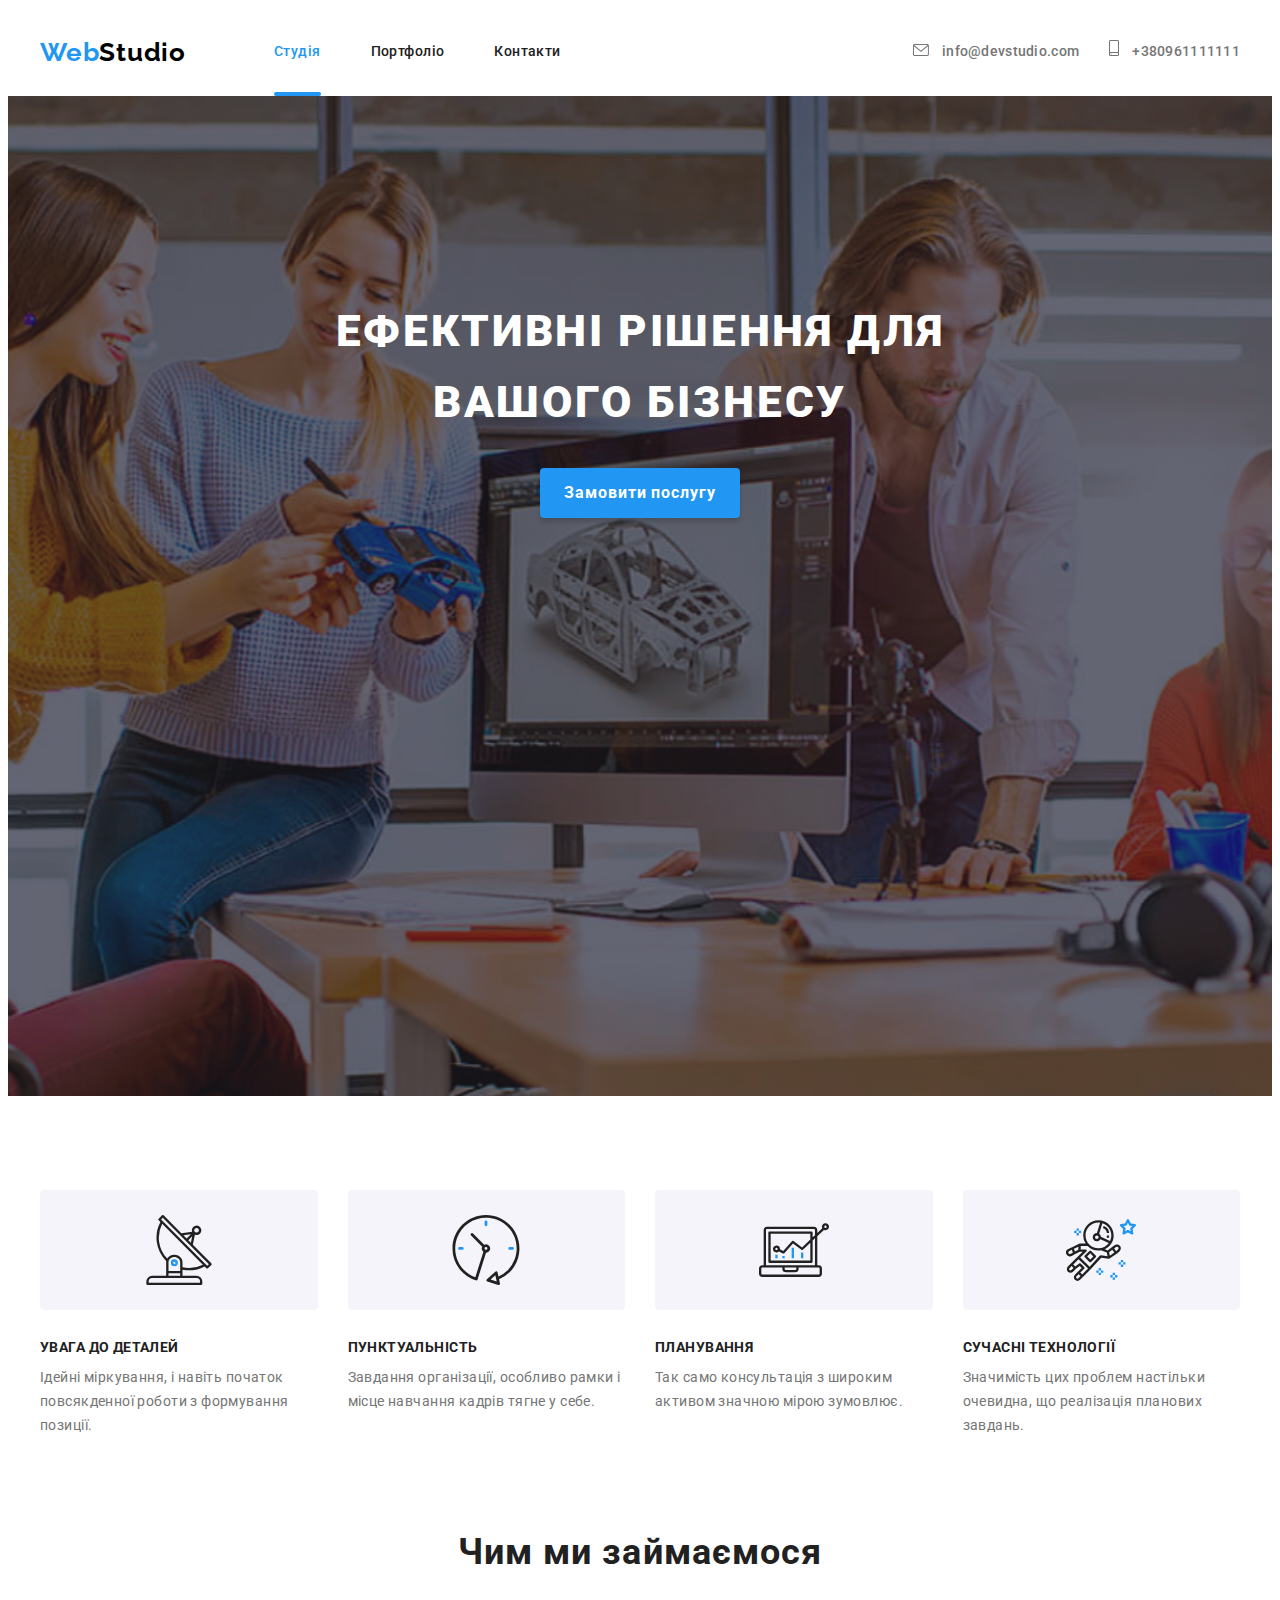
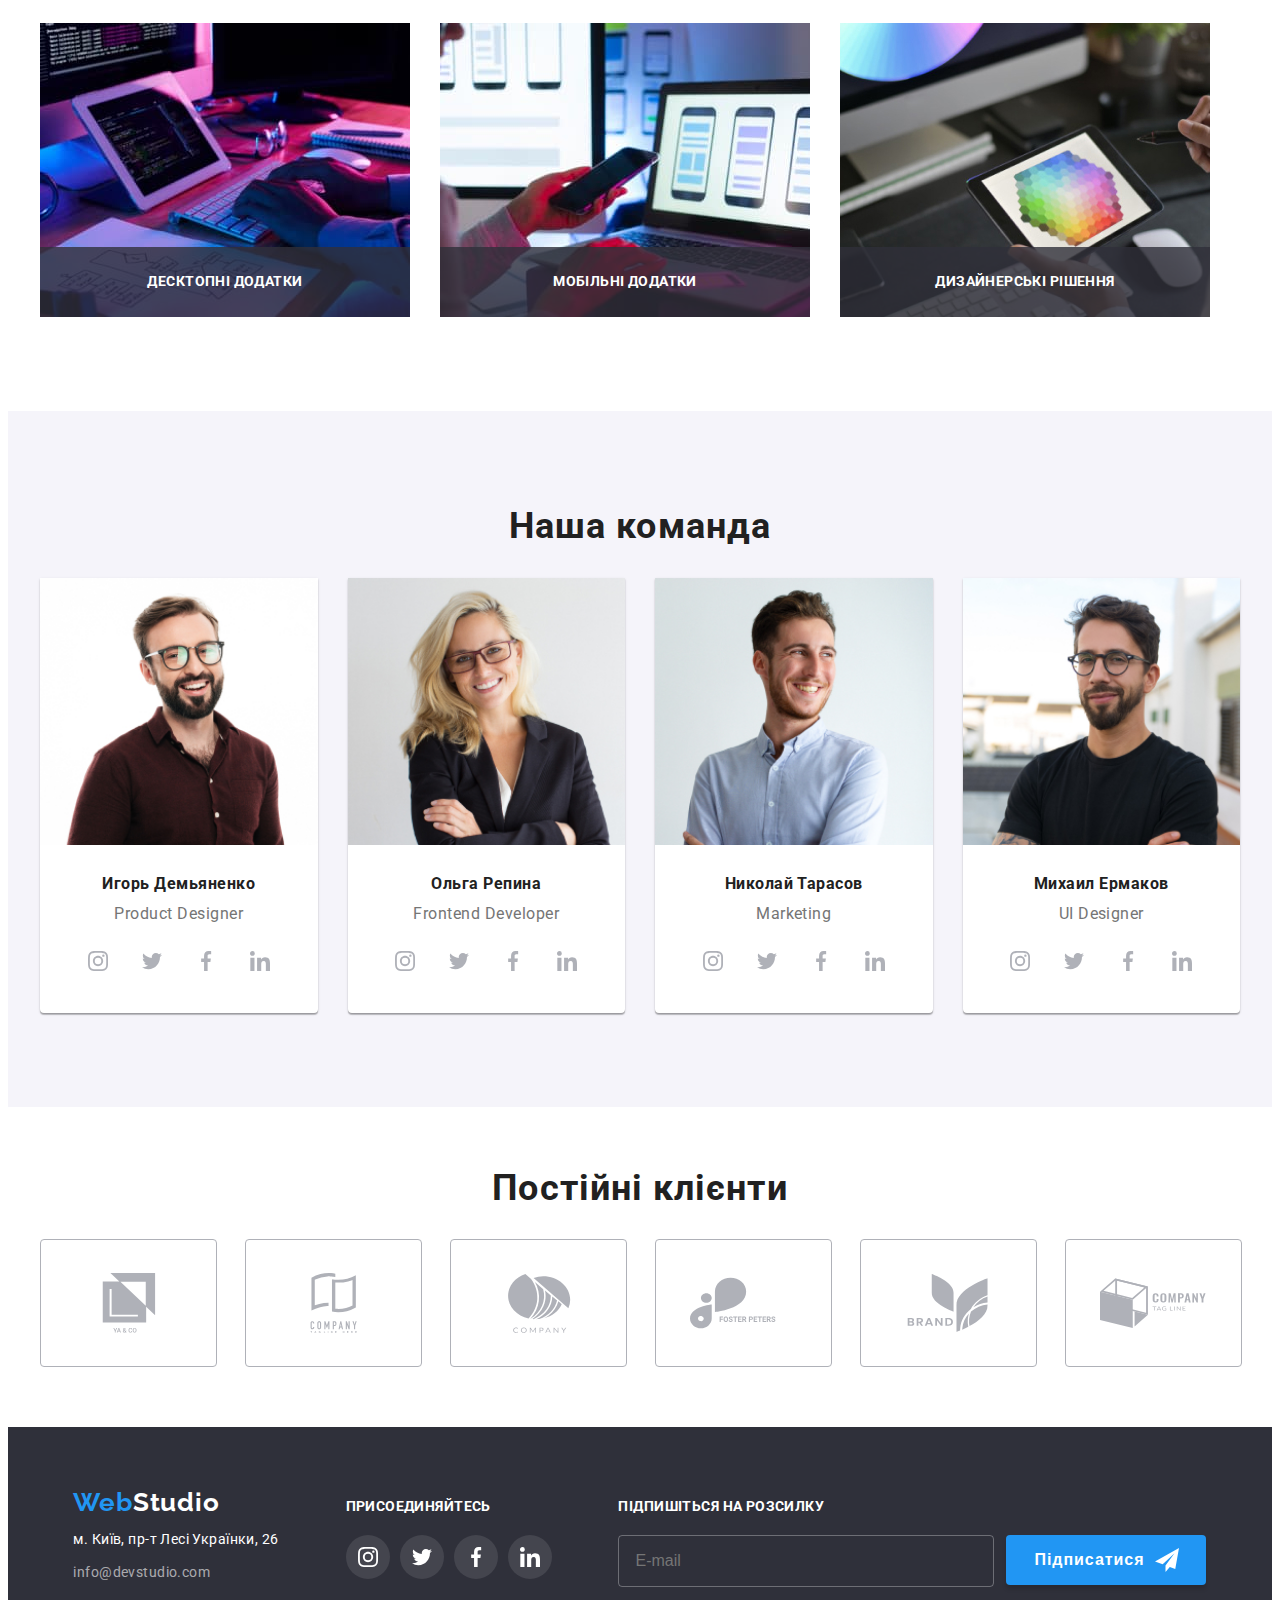
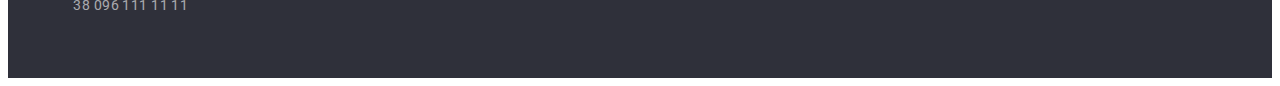
<file: index.html>
<!DOCTYPE html>
<html lang="uk">
  <head>
    <meta charset="UTF-8" />
    <meta http-equiv="X-UA-Compatible" content="IE=edge" />
    <meta name="viewport" content="width=device-width, initial-scale=1.0" />
    <title>Web Studio</title>
    <link rel="preconnect" href="https://fonts.googleapis.com" />
    <link rel="preconnect" href="https://fonts.gstatic.com" crossorigin />
    <link
      href="https://fonts.googleapis.com/css2?family=Raleway:wght@700&family=Roboto:ital,wght@0,100;0,400;0,500;0,700;0,900;1,100&display=swap"
      rel="stylesheet"
    />

    <link
      rel="stylesheet"
      href="https://cdnjs.cloudflare.com/ajax/libs/modern-normalize/1.1.0/modern-normalize.min.css"
      integrity="sha512-wpPYUAdjBVSE4KJnH1VR1HeZfpl1ub8YT/NKx4PuQ5NmX2tKuGu6U/JRp5y+Y8XG2tV+wKQpNHVUX03MfMFn9Q=="
      crossorigin="anonymous"
      referrerpolicy="no-referrer"
    />
    <link rel="stylesheet" href="./css/main.min.css" />
  </head>
  <body>
    <header class="header">
      <div class="container header-wrap">
        <a href="./index.html" class="logo"
          >Web<span class="logo__accent">Studio</span></a
        >
        <button
          type="button"
          class="menu-button"
          aria-expanded="false"
          aria-controls="mobile-backdrop"
          data-menu-button
        >
          <svg
            width="40px"
            height="40px"
            aria-label="Перемикач мобільного меню"
          >
            <use
              class="icon-burger"
              href="./images/icons.svg#icon-burger"
            ></use>
            <use class="icon-close" href="./images/icons.svg#icon-close"></use>
          </svg>
        </button>
        <div class="mobile-backdrop" data-menu>
          <nav class="nav">
            <ul class="nav__list">
              <li class="nav__item">
                <a href="" class="nav__link nav__link--current">Студія</a>
              </li>

              <li class="nav__item">
                <a href="./portfolio.html" class="nav__link">Портфоліо</a>
              </li>

              <li class="nav__item">
                <a href="" class="nav__link">Контакти</a>
              </li>
            </ul>
          </nav>
          <ul class="mobile-contact">
            <li class="contact__item">
              <a class="contact__link mailto" href="mailto:info@devstudio.com">
                info@devstudio.com</a
              >
            </li>
            <li class="contact__item">
              <a class="contact__link telephone" href="tel:+380961111111">
                +380961111111</a
              >
            </li>
          </ul>
          <ul class="social-links">
            <li class="social-links__item">
              <a class="social-links__link" href="#">Instagram</a>
            </li>
            <li class="social-links__item">
              <a class="social-links__link" href="#">Twitter</a>
            </li>
            <li class="social-links__item">
              <a class="social-links__link" href="#">Facebook</a>
            </li>
            <li class="social-links__item">
              <a class="social-links__link" href="#">LinkedIn</a>
            </li>
          </ul>
        </div>
        <ul class="contact">
          <li class="contact__item">
            <a class="contact__link mailto" href="mailto:info@devstudio.com">
              <svg class="contact__icon envelope" aria-hidden="true">
                <use href="./images/icons.svg#icon-envelope"></use>
              </svg>
              info@devstudio.com</a
            >
          </li>
          <li class="contact__item">
            <a class="contact__link telephone" href="tel:+380961111111"
              ><svg class="contact__icon smartphone" aria-hidden="true">
                <use href="./images/icons.svg#icon-smartphone"></use>
              </svg>
              +380961111111</a
            >
          </li>
        </ul>
      </div>
    </header>
    <main>
      <section class="hero">
        <h1 class="hero-title">
          Ефективні рішення для <br />
          вашого бізнесу
        </h1>

        <button class="hero-button" type="button" data-modal-open>
          Замовити послугу
        </button>
      </section>
      <section class="section">
        <div class="container">
          <ul class="feature">
            <li class="feature__list">
              <div class="feature__container">
                <svg class="feature__link">
                  <use href="./images/icons.svg#icon-antenna-1"></use>
                </svg>
              </div>
              <h2 class="feature__title">УВАГА ДО ДЕТАЛЕЙ</h2>
              <p class="feature__text">
                Ідейні міркування, і навіть початок повсякденної роботи з
                формування позиції.
              </p>
            </li>
            <li class="feature__list">
              <div class="feature__container">
                <svg class="feature__link">
                  <use href="./images/icons.svg#icon-clock-1"></use>
                </svg>
              </div>
              <h2 class="feature__title">ПУНКТУАЛЬНІСТЬ</h2>
              <p class="feature__text">
                Завдання організації, особливо рамки і місце навчання кадрів
                тягне у себе.
              </p>
            </li>
            <li class="feature__list">
              <div class="feature__container">
                <svg class="feature__link">
                  <use href="./images/icons.svg#icon-diagram-1"></use>
                </svg>
              </div>
              <h2 class="feature__title">ПЛАНУВАННЯ</h2>
              <p class="feature__text">
                Так само консультація з широким активом значною мірою зумовлює.
              </p>
            </li>
            <li class="feature__list">
              <div class="feature__container">
                <svg class="feature__link">
                  <use href="./images/icons.svg#icon-astronaut-1"></use>
                </svg>
              </div>
              <h2 class="feature__title">СУЧАСНІ ТЕХНОЛОГІЇ</h2>
              <p class="feature__text">
                Значимість цих проблем настільки очевидна, що реалізація
                планових завдань.
              </p>
            </li>
          </ul>
        </div>
      </section>
      <section class="about section">
        <div class="container">
          <h2 class="about__title">Чим ми займаємося</h2>
          <ul class="about__list">
            <li class="about__item">
              <img
                srcset="
                  ./images/box/computer-work.jpg   1x,
                  ./images/box/computer-work2x.jpg 2x
                "
                src="./images/box/computer-work.jpg"
                alt="работает за компьютером"
                width="370"
                height="294"
              />

              <p class="about__text">Десктопні додатки</p>
            </li>
            <li class="about__item">
              <img
                srcset="
                  ./images/box/telephone-work.jpg   1x,
                  ./images/box/telephone-work2x.jpg 2x
                "
                src="./images/box/telephone-work.jpg"
                alt="работает на телефоне"
                width="370"
                height="294"
              />
              <p class="about__text">Мобільні додатки</p>
            </li>
            <li class="about__item">
              <img
                srcset="
                  ./images/box/tablet-work.jpg   1x,
                  ./images/box/tablet-work2x.jpg 2x
                "
                src="./images/box/tablet-work.jpg"
                alt="работает на планшете"
                width="370"
                height="294"
              />
              <p class="about__text">Дизайнерські рішення</p>
            </li>
          </ul>
        </div>
      </section>
      <section class="our-team section">
        <div class="container">
          <h2 class="our-team__title">Наша команда</h2>

          <ul class="our-team__img">
            <li class="our-team__residents">
              <picture>
                <source
                  srcset="
                    ./images/team/desktop-igor-img1x.jpg 1x,
                    ./images/team/desktop-igor-img2x.jpg 2x
                  "
                  media="(min-width:1200px)"
                />

                <source
                  srcset="
                    ./images/team/mobile-igor-img1x.jpg 1x,
                    ./images/team/mobile-igor-img2x.jpg 2x
                  "
                  media="(min-width:768px)"
                />

                <source
                  srcset="
                    ./images/team/tablet-igor-img1x.jpg 1x,
                    ./images/team/tablet-igor-img2x.jpg 2x
                  "
                  media="(max-width:767px)"
                />

                <img src="./images/team/img1.jpg" alt="фото" width="270" />
              </picture>
              <div class="our-team__wrapper">
                <h3 class="our-team__names">Игорь Демьяненко</h3>

                <p class="our-team__position">Product Designer</p>
                <div class="social-net">
                  <a class="social-net__link" href="#">
                    <svg class="social-net__icon">
                      <use href="./images/icons.svg#icon-instagram-2"></use>
                    </svg>
                  </a>
                  <a class="social-net__link" href="#">
                    <svg class="social-net__icon">
                      <use href="./images/icons.svg#icon-twitter-1"></use>
                    </svg>
                  </a>
                  <a class="social-net__link" href="#">
                    <svg class="social-net__icon">
                      <use href="./images/icons.svg#icon-facebook-1"></use>
                    </svg>
                  </a>
                  <a class="social-net__link" href="#">
                    <svg class="social-net__icon">
                      <use href="./images/icons.svg#icon-linkedin-1"></use>
                    </svg>
                  </a>
                </div>
              </div>
            </li>
            <li class="our-team__residents">
              <picture>
                <source
                  srcset="
                    ./images/team/desktop-olga-img1x.jpg 1x,
                    ./images/team/desktop-olga-img2x.jpg 2x
                  "
                  media="(min-width:1200px)"
                />
                <source
                  srcset="
                    ./images/team/mobile-olga-img1x.jpg 1x,
                    ./images/team/mobile-olga-img2x.jpg 2x
                  "
                  media="(min-width:768px)"
                />

                <source
                  srcset="
                    ./images/team/tablet-olga-img1x.jpg 1x,
                    ./images/team/tablet-olga-img2x.jpg 2x
                  "
                  media="(max-width:767px)"
                />

                <img src="./images/team/img2.jpg" alt="фото" width="270" />
              </picture>
              <div class="our-team__wrapper">
                <h3 class="our-team__names">Ольга Репина</h3>

                <p class="our-team__position">Frontend Developer</p>
                <div class="social-net">
                  <a class="social-net__link" href="#">
                    <svg class="social-net__icon">
                      <use href="./images/icons.svg#icon-instagram-2"></use>
                    </svg>
                  </a>
                  <a class="social-net__link" href="#">
                    <svg class="social-net__icon">
                      <use href="./images/icons.svg#icon-twitter-1"></use>
                    </svg>
                  </a>
                  <a class="social-net__link" href="#">
                    <svg class="social-net__icon">
                      <use href="./images/icons.svg#icon-facebook-1"></use>
                    </svg>
                  </a>
                  <a class="social-net__link" href="#">
                    <svg class="social-net__icon">
                      <use href="./images/icons.svg#icon-linkedin-1"></use>
                    </svg>
                  </a>
                </div>
              </div>
            </li>
            <li class="our-team__residents">
              <picture>
                <source
                  srcset="
                    ./images/team/desktop-mykola-img1x.jpg 1x,
                    ./images/team/desktop-mykola-img2x.jpg 2x
                  "
                  media="(min-width:1200px)"
                />

                <source
                  srcset="
                    ./images/team/mobile-mykola-img1x.jpg 1x,
                    ./images/team/mobile-mykola-img2x.jpg 2x
                  "
                  media="(min-width:768px)"
                />

                <source
                  srcset="
                    ./images/team/tablet-mykola-img1x.jpg 1x,
                    ./images/team/tablet-mykola-img2x.jpg 2x
                  "
                  media="(max-width:767px)"
                />

                <img src="./images/team/img3.jpg" alt="фото" width="270" />
              </picture>
              <div class="our-team__wrapper">
                <h3 class="our-team__names">Николай Тарасов</h3>

                <p class="our-team__position">Marketing</p>
                <div class="social-net">
                  <a class="social-net__link" href="#">
                    <svg class="social-net__icon">
                      <use href="./images/icons.svg#icon-instagram-2"></use>
                    </svg>
                  </a>
                  <a class="social-net__link" href="#">
                    <svg class="social-net__icon">
                      <use href="./images/icons.svg#icon-twitter-1"></use>
                    </svg>
                  </a>
                  <a class="social-net__link" href="#">
                    <svg class="social-net__icon">
                      <use href="./images/icons.svg#icon-facebook-1"></use>
                    </svg>
                  </a>
                  <a class="social-net__link" href="#">
                    <svg class="social-net__icon">
                      <use href="./images/icons.svg#icon-linkedin-1"></use>
                    </svg>
                  </a>
                </div>
              </div>
            </li>
            <li class="our-team__residents">
              <picture>
                <source
                  srcset="
                    ./images/team/desktop-myhailo-img1x.jpg 1x,
                    ./images/team/desktop-myhailo-img2x.jpg 2x
                  "
                  media="(min-width:1200px)"
                />
                <img src="./images/team/img4.jpg" alt="фото" width="270" />

                <source
                  srcset="
                    ./images/team/tablet-myhailo-img1x.jpg 1x,
                    ./images/team/tablet-myhailo-img2x.jpg 2x
                  "
                  media="(min-width:768px)"
                />

                <source
                  srcset="
                    ./images/team/mobile-myhailo-img1x.jpg 1x,
                    ./images/team/mobile-myhailo-img2x.jpg 2x
                  "
                  media="(max-width:767px)"
                />
              </picture>
              <div class="our-team__wrapper">
                <h3 class="our-team__names">Михаил Ермаков</h3>
                <p class="our-team__position">UI Designer</p>
                <div class="social-net">
                  <a class="social-net__link" href="#">
                    <svg class="social-net__icon">
                      <use href="./images/icons.svg#icon-instagram-2"></use>
                    </svg>
                  </a>
                  <a class="social-net__link" href="#">
                    <svg class="social-net__icon">
                      <use href="./images/icons.svg#icon-twitter-1"></use>
                    </svg>
                  </a>
                  <a class="social-net__link" href="#">
                    <svg class="social-net__icon">
                      <use href="./images/icons.svg#icon-facebook-1"></use>
                    </svg>
                  </a>
                  <a class="social-net__link" href="#">
                    <svg class="social-net__icon">
                      <use href="./images/icons.svg#icon-linkedin-1"></use>
                    </svg>
                  </a>
                </div>
              </div>
            </li>
          </ul>
        </div>
      </section>
      <section class="client section">
        <div class="container">
          <h2 class="client__regular">Постійні клієнти</h2>
          <ul class="client__item">
            <li class="client__list">
              <a class="client__link" href="#">
                <svg class="client__icon">
                  <use href="./images/icons.svg#icon-group"></use>
                </svg>
              </a>
            </li>
            <li class="client__list">
              <a class="client__link" href="#">
                <svg class="client__icon">
                  <use href="./images/icons.svg#icon-group-2"></use>
                </svg>
              </a>
            </li>
            <li class="client__list">
              <a class="client__link" href="#">
                <svg class="client__icon">
                  <use href="./images/icons.svg#icon-group-3"></use>
                </svg>
              </a>
            </li>
            <li class="client__list">
              <a class="client__link" href="#">
                <svg class="client__icon">
                  <use href="./images/icons.svg#icon-group-4"></use>
                </svg>
              </a>
            </li>
            <li class="client__list">
              <a class="client__link" href="#">
                <svg class="client__icon">
                  <use href="./images/icons.svg#icon-group-5"></use>
                </svg>
              </a>
            </li>
            <li class="client__list">
              <a class="client__link" href="#">
                <svg class="client__icon">
                  <use href="./images/icons.svg#icon-group-6"></use>
                </svg>
              </a>
            </li>
          </ul>
        </div>
      </section>
    </main>
    <footer class="footer">
      <div class="container footer__container">
        <div class="footer__address">
          <a href="/" class="footer-logo"
            >Web<span class="footer-logo__accent">Studio</span></a
          >
          <address class="footer__adress">
            м. Київ, пр-т Лесі Українки, 26
          </address>
          <ul class="footer-contacts">
            <li class="footer-contacts__list">
              <a class="footer-contacts__item" href="mailto:info@devstudio.com:"
                >info@devstudio.com</a
              >
            </li>
            <li class="footer-contacts__list">
              <a class="footer-contacts__item" href="tel:+380961111111"
                >38 096 111 11 11</a
              >
            </li>
          </ul>
        </div>
        <div class="invite">
          <h2 class="invite__title">присоединяйтесь</h2>
          <div class="social-footer">
            <a class="social-footer__link" href="#">
              <svg class="social-footer__icon">
                <use href="./images/icons.svg#icon-instagram-2"></use>
              </svg>
            </a>
            <a class="social-footer__link" href="#">
              <svg class="social-footer__icon">
                <use href="./images/icons.svg#icon-twitter-1"></use>
              </svg>
            </a>
            <a class="social-footer__link" href="#">
              <svg class="social-footer__icon">
                <use href="./images/icons.svg#icon-facebook-1"></use>
              </svg>
            </a>
            <a class="social-footer__link" href="#">
              <svg class="social-footer__icon">
                <use href="./images/icons.svg#icon-linkedin-1"></use>
              </svg>
            </a>
          </div>
        </div>
        <div class="subscribe">
          <p class="subscribe__title">Підпишіться на розсилку</p>
          <form class="subscribe__form">
            <label class="visually-hidden" for="mail"></label>
            <input
              class="subscribe__input"
              type="email"
              name="mail"
              id="mail"
              placeholder="E-mail"
            />
            <button class="subscribe__button" type="submit">
              Підписатися<svg class="subscribe__icon">
                <use href="./images/icons.svg#icon-icon-send"></use>
              </svg>
            </button>
          </form>
        </div>
      </div>
    </footer>
    <div class="backdrop is-hidden" data-modal>
      <div class="modal">
        <button class="modal__close-btn" data-modal-close>
          <svg class="modal__icon" aria-hidden="true">
            <use href="./images/icons.svg#icon-close-black"></use>
          </svg>
        </button>
        <h2 class="modal__title">Залиште свої дані, ми вам передзвонимо</h2>
        <form>
          <div class="field-group">
            <label class="field-group__label" for="user-name">Ім'я</label>
            <div class="field-group__container">
              <input
                class="field-group__input"
                type="text"
                name="user-name"
                id="user-name"
              />
              <svg class="field-group__icon">
                <use href="./images/icons.svg#icon-person-black"></use>
              </svg>
            </div>
            <label class="field-group__label" for="tel">Телефон</label>
            <div class="field-group__container">
              <input class="field-group__input" type="tel" id="tel" />
              <svg class="field-group__icon">
                <use href="./images/icons.svg#icon-phone-black"></use>
              </svg>
            </div>
            <label class="field-group__label" for="mail">Пошта</label>
            <div class="field-group__container">
              <input class="field-group__input" type="email" />
              <svg class="field-group__icon">
                <use href="./images/icons.svg#icon-email-black"></use>
              </svg>
            </div>
            <label class="field-group__label" for="comment">Коментар</label>
            <textarea
              id="comment"
              class="field-group__textarea"
              name="comment"
              rows="10"
              placeholder="Введіть текст"
            ></textarea>
            <label class="field-group__policy-label">
              <input
                class="field-group__checkbox visually-hidden"
                type="checkbox"
                name="user-policy"
              />
              <svg class="field-group__check-field">
                <use
                  class="field-group__icon-check"
                  href="./images/icons.svg#icon-vector-5"
                ></use>

                <use
                  class="field-group__icon-checked"
                  href="./images/icons.svg#icon-vector-6"
                ></use>
              </svg>
              <span
                >Погоджуюся з розсилкою та приймаю
                <a class="policy-link" href="#"> Умови договору</a></span
              >
            </label>
            <button class="field-group__send-button" type="submit">
              Відправити
            </button>
          </div>
        </form>
      </div>
    </div>
    <script src="./js/mobile-menu.js"></script>
    <script src="./js/modal.js"></script>
  </body>
</html>
</file>
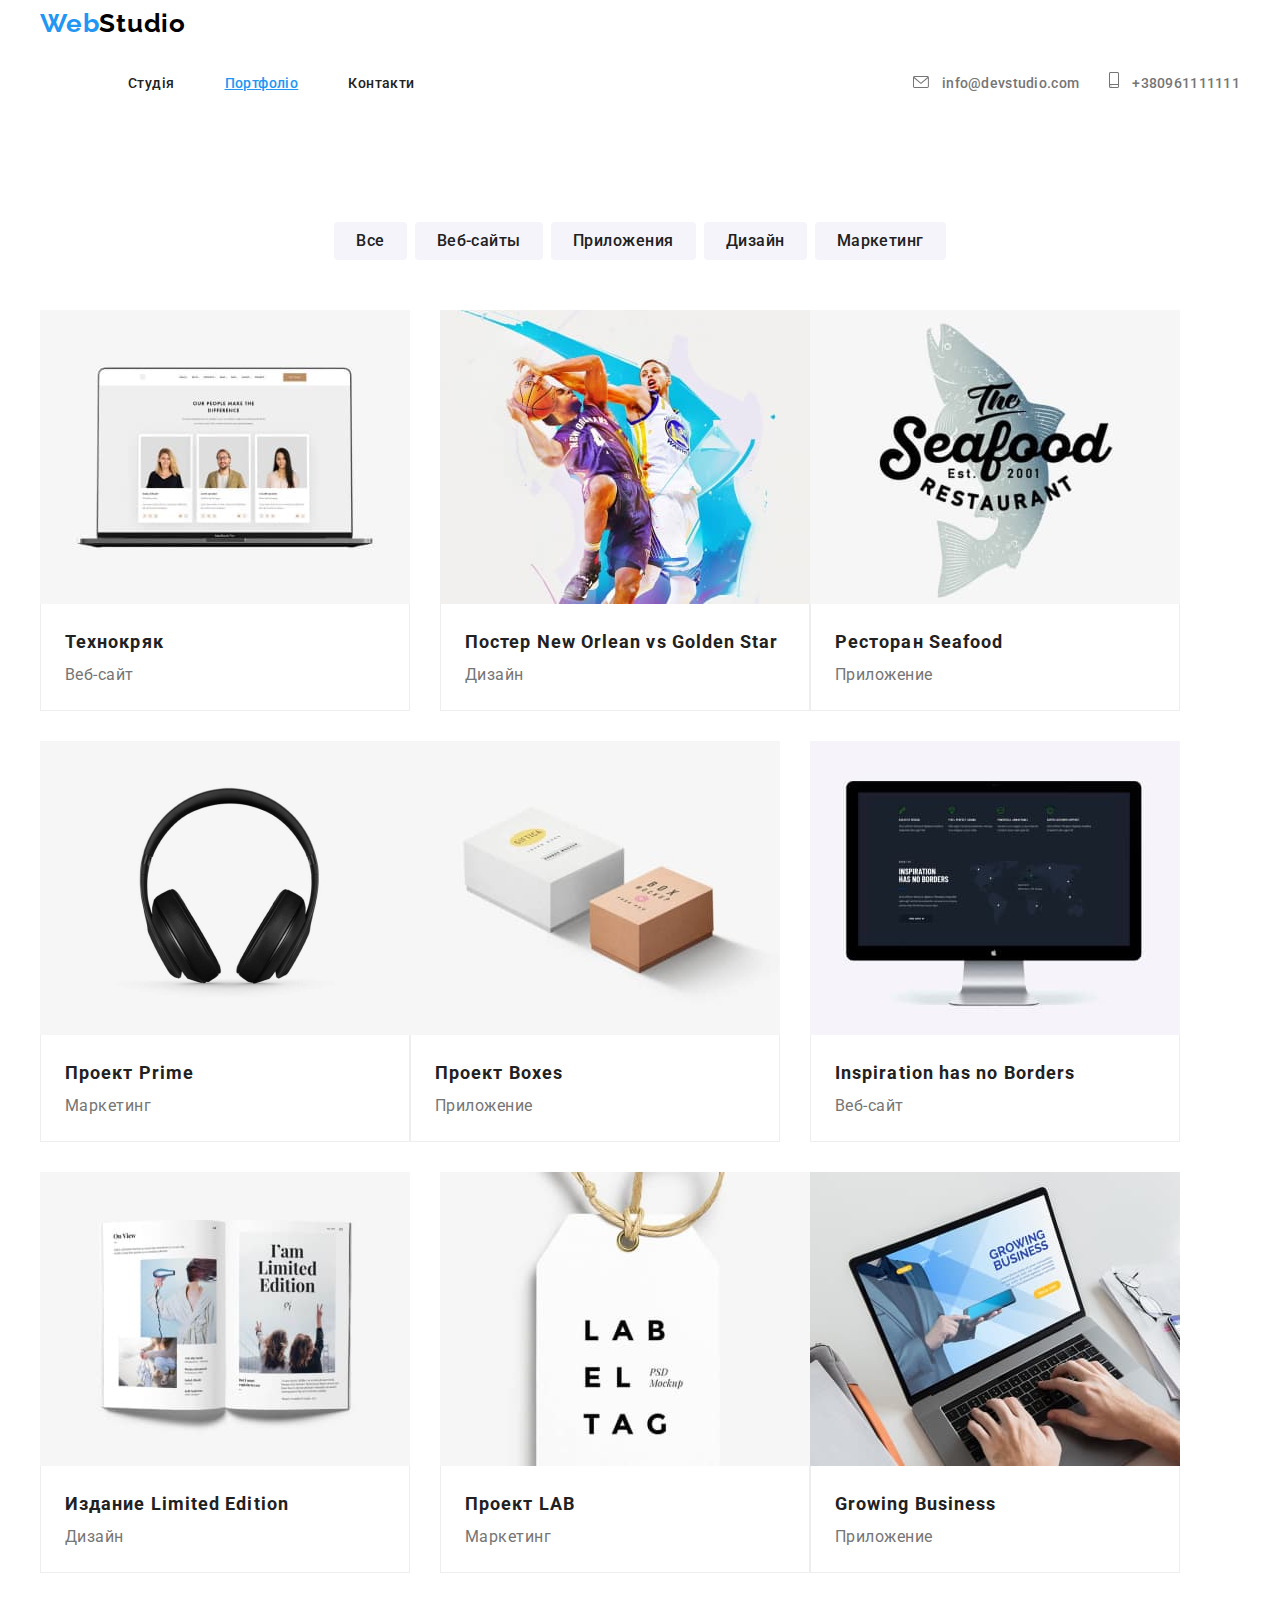
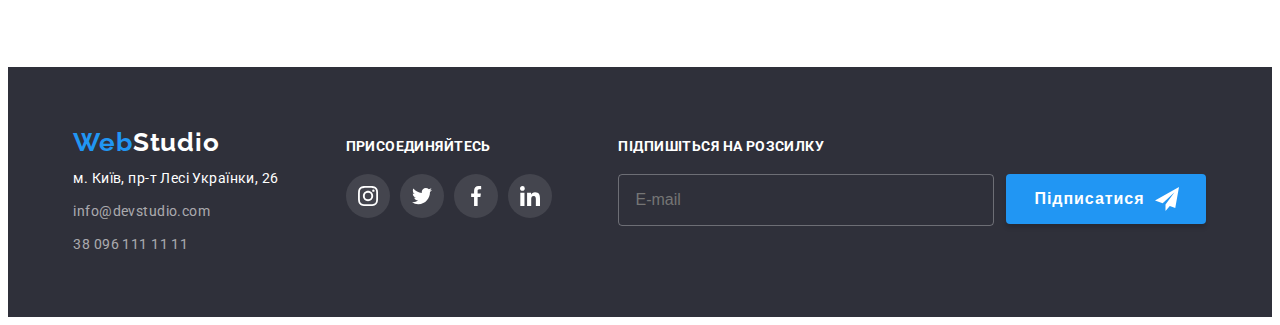
<file: portfolio.html>
<!DOCTYPE html>
<html lang="uk">
  <head>
    <meta charset="UTF-8" />
    <meta http-equiv="X-UA-Compatible" content="IE=edge" />
    <meta name="viewport" content="width=device-width, initial-scale=1.0" />
    <title>Web Studio</title>

    <link rel="preconnect" href="https://fonts.googleapis.com" />
    <link rel="preconnect" href="https://fonts.gstatic.com" crossorigin />
    <link
      href="https://fonts.googleapis.com/css2?family=Raleway:wght@700&family=Roboto:ital,wght@0,100;0,400;0,500;0,700;0,900;1,100&display=swap"
      rel="stylesheet"
    />

    <link
      rel="stylesheet"
      href="https://cdnjs.cloudflare.com/ajax/libs/modern-normalize/1.1.0/modern-normalize.min.css"
      integrity="sha512-wpPYUAdjBVSE4KJnH1VR1HeZfpl1ub8YT/NKx4PuQ5NmX2tKuGu6U/JRp5y+Y8XG2tV+wKQpNHVUX03MfMFn9Q=="
      crossorigin="anonymous"
      referrerpolicy="no-referrer"
    />
    <link rel="stylesheet" href="./css/main.min.css" />
  </head>
  <body>
    <header class="header">
      <div class="container">
 <nav class="mobile-backdrop__nav">
        <a href="./index.html" class="logo"
          >Web<span class="logo__accent">Studio</span></a
        >
        <button
          type="button"
          class="menu-button"
          aria-expanded="false"
          aria-controls="mobile-backdrop"
          data-menu-button
        
        >
          <svg
            width="40px"
            height="40px"
            aria-label="Перемикач мобільного меню"
          >
            <use
              class="icon-burger"
              href="./images/icons.svg#icon-burger"
            ></use>
            <use
                class="icon-close"
                href="./images/icons.svg#icon-close"
              ></use>
          </svg>
        </button>
         <div class="mobile-backdrop" data-menu>
            <ul class="nav__list">
            <li class="nav__item">
              <a href="" class="nav__link nav__link">Студія</a>
            </li>

            <li class="nav__item">
              <a href="./portfolio.html" class="nav__link--current">Портфоліо</a>
            </li>

            <li class="nav__item">
              <a href="" class="nav__link">Контакти</a>
            </li>
          </ul>
                 <ul class="contact">
                   <li class="contact__item">
                <a
                  class="contact__link mailto"
                  href="mailto:info@devstudio.com"
                >
                  <svg class="contact__icon envelope" aria-hidden="true">
                    <use href="./images/icons.svg#icon-envelope"></use>
                  </svg>
                  info@devstudio.com</a
                >
              </li>
              <li class="contact__item">
                <a class="contact__link telephone" href="tel:+380961111111"
                  ><svg class="contact__icon smartphone" aria-hidden="true">
                    <use href="./images/icons.svg#icon-smartphone"></use>
                  </svg>
                  +380961111111</a
                >
              </li>

            </ul>
            <ul class="social-links">
              <li class="social-links__item">
                <a class="social-links__link" href="#">Instagram</a>
              </li>
              <li class="social-links__item">
                <a class="social-links__link" href="#">Twitter</a>
              </li>
              <li class="social-links__item">
                <a class="social-links__link" href="#">Facebook</a>
              </li>
              <li class="social-links__item">
                <a class="social-links__link" href="#">LinkedIn</a>
              </li>
            </ul>
             </div>
            </nav>
            
         
        </div>
      </div>
    </header>
    <main>
      <section class="portfolio section">
        <div class="container">
          <ul class="portfolio__list">
            <li>
              <button class="portfolio__button" type="button">Все</button>
            </li>
            <li>
              <button class="portfolio__button" type="button">Веб-сайты</button>
            </li>
            <li>
              <button class="portfolio__button" type="button">
                Приложения
              </button>
            </li>
            <li>
              <button class="portfolio__button" type="button">Дизайн</button>
            </li>
            <li>
              <button class="portfolio__button" type="button">Маркетинг</button>
            </li>
          </ul>

          <ul class="project">
            <li class="project__list">
              <div class="project__container">
                <img
                  src="./images/portfolio/img-1.jpg"
                  alt="Веб-сайт"
                  width="370"
                  height="294"
                />
                <div class="overlay-portfolio">
                  <p>
                    Ресурс пропонує комплексні пропозиції з різним рівнем
                    функціоналу та сервісів. Все це дозволить відвідувачу
                    отримати вичерпні відомості про компанію чи приватну особу.
                  </p>
                </div>
              </div>

              <div class="portfolio-description">
                <h2 class="portfolio-description__title">Технокряк</h2>
                <p class="portfolio-description__type">Веб-сайт</p>
              </div>
            </li>
            <li class="project__list">
              <div class="project__container">
                <img
                  src="./images/portfolio/img-2.jpg"
                  alt="Постер New Orlean vs Golden Star"
                  width="370"
                  height="294"
                />
                <div class="overlay-portfolio">
                  <p>
                    Ресурс пропонує комплексні пропозиції з різним рівнем
                    функціоналу та сервісів. Все це дозволить відвідувачу
                    отримати вичерпні відомості про компанію чи приватну особу.
                  </p>
                </div>
              </div>
              <div class="portfolio-description">
                <h2 class="portfolio-description__title">
                  Постер New Orlean vs Golden Star
                </h2>
                <p class="portfolio-description__type">Дизайн</p>
              </div>
            </li>
            <li class="project__list">
              <div class="project__container">
                <img
                  src="./images/portfolio/img-3.jpg"
                  alt="Ресторан Seafood"
                  width="370"
                  height="294"
                />
                <div class="overlay-portfolio">
                  <p>
                    Ресурс пропонує комплексні пропозиції з різним рівнем
                    функціоналу та сервісів. Все це дозволить відвідувачу
                    отримати вичерпні відомості про компанію чи приватну особу.
                  </p>
                </div>
              </div>
              <div class="portfolio-description">
                <h2 class="portfolio-description__title">Ресторан Seafood</h2>
                <p class="portfolio-description__type">Приложение</p>
              </div>
            </li>
            <li class="project__list">
              <div class="project__container">
                <img
                  src="./images/portfolio/img-4.jpg"
                  alt="Наушники"
                  width="370"
                  height="294"
                />
                <div class="overlay-portfolio">
                  <p>
                    Ресурс пропонує комплексні пропозиції з різним рівнем
                    функціоналу та сервісів. Все це дозволить відвідувачу
                    отримати вичерпні відомості про компанію чи приватну особу.
                  </p>
                </div>
              </div>
              <div class="portfolio-description">
                <h2 class="portfolio-description__title">Проект Prime</h2>
                <p class="portfolio-description__type">Маркетинг</p>
              </div>
            </li>
            <li class="project__list">
              <div class="project__container">
                <img
                  src="./images/portfolio/img-5.jpg"
                  alt="Коробки"
                  width="370"
                  height="294"
                />
                <div class="overlay-portfolio">
                  <p>
                    Ресурс пропонує комплексні пропозиції з різним рівнем
                    функціоналу та сервісів. Все це дозволить відвідувачу
                    отримати вичерпні відомості про компанію чи приватну особу.
                  </p>
                </div>
              </div>
              <div class="portfolio-description">
                <h2 class="portfolio-description__title">Проект Boxes</h2>
                <p class="portfolio-description__type">Приложение</p>
              </div>
            </li>
            <li class="project__list">
              <div class="project__container">
                <img
                  src="./images/portfolio/img-6.jpg"
                  alt="Компьютер"
                  width="370"
                  height="294"
                />
                <div class="overlay-portfolio">
                  <p>
                    Ресурс пропонує комплексні пропозиції з різним рівнем
                    функціоналу та сервісів. Все це дозволить відвідувачу
                    отримати вичерпні відомості про компанію чи приватну особу.
                  </p>
                </div>
              </div>
              <div class="portfolio-description">
                <h2 class="portfolio-description__title">
                  Inspiration has no Borders
                </h2>
                <p class="portfolio-description__type">Веб-сайт</p>
              </div>
            </li>
            <li class="project__list">
              <div class="project__container">
                <img
                  src="./images/portfolio/img-7.jpg"
                  alt="Журнал"
                  width="370"
                  height="294"
                />
                <div class="overlay-portfolio">
                  <p>
                    Ресурс пропонує комплексні пропозиції з різним рівнем
                    функціоналу та сервісів. Все це дозволить відвідувачу
                    отримати вичерпні відомості про компанію чи приватну особу.
                  </p>
                </div>
              </div>
              <div class="portfolio-description">
                <h2 class="portfolio-description__title">
                  Издание Limited Edition
                </h2>
                <p class="portfolio-description__type">Дизайн</p>
              </div>
            </li>
            <li class="project__list">
              <div class="project__container">
                <img
                  src="./images/portfolio/img-8.jpg"
                  alt="Бирка"
                  width="370"
                  height="294"
                />
                <div class="overlay-portfolio">
                  <p>
                    Ресурс пропонує комплексні пропозиції з різним рівнем
                    функціоналу та сервісів. Все це дозволить відвідувачу
                    отримати вичерпні відомості про компанію чи приватну особу.
                  </p>
                </div>
              </div>
              <div class="portfolio-description">
                <h2 class="portfolio-description__title">Проект LAB</h2>
                <p class="portfolio-description__type">Маркетинг</p>
              </div>
            </li>
            <li class="project__list">
              <div class="project__container">
                <img
                  src="./images/portfolio/img-9.jpg"
                  alt="Работает за ноутбуком"
                  width="370"
                  height="294"
                />
                <div class="overlay-portfolio">
                  <p>
                    Ресурс пропонує комплексні пропозиції з різним рівнем
                    функціоналу та сервісів. Все це дозволить відвідувачу
                    отримати вичерпні відомості про компанію чи приватну особу.
                  </p>
                </div>
              </div>
              <div class="portfolio-description">
                <h2 class="portfolio-description__title">Growing Business</h2>
                <p class="portfolio-description__type">Приложение</p>
              </div>
            </li>
          </ul>
        </div>
      </section>
    </main>
    <footer class="footer">
      <div class="container footer__container">
        <div>
          <a href="/" class="footer-logo"
            >Web<span class="footer-logo__accent">Studio</span></a
          >
          <address class="footer__adress">
            м. Київ, пр-т Лесі Українки, 26
          </address>
          <ul class="footer-contacts">
            <li class="footer-contacts__list">
              <a class="footer-contacts__item" href="mailto:info@devstudio.com:"
                >info@devstudio.com</a
              >
            </li>
            <li class="footer-contacts__list">
              <a class="footer-contacts__item" href="tel:+380961111111"
                >38 096 111 11 11</a
              >
            </li>
          </ul>
        </div>
        <div class="invite">
          <h2 class="invite__title">присоединяйтесь</h2>
          <div class="social-footer">
            <a class="social-footer__link" href="#">
              <svg class="social-footer__icon">
                <use href="./images/icons.svg#icon-instagram-2"></use>
              </svg>
            </a>
            <a class="social-footer__link" href="#">
              <svg class="social-footer__icon">
                <use href="./images/icons.svg#icon-twitter-1"></use>
              </svg>
            </a>
            <a class="social-footer__link" href="#">
              <svg class="social-footer__icon">
                <use href="./images/icons.svg#icon-facebook-1"></use>
              </svg>
            </a>
            <a class="social-footer__link" href="#">
              <svg class="social-footer__icon">
                <use href="./images/icons.svg#icon-linkedin-1"></use>
              </svg>
            </a>
          </div>
        </div>
        <div class="subscribe">
          <p class="subscribe__title">Підпишіться на розсилку</p>
          <form class="subscribe__form">
            <label class="visually-hidden" for="mail"></label>
            <input
              class="subscribe__input"
              type="email"
              name="mail"
              id="mail"
              placeholder="E-mail"
            />
            <button class="subscribe__button" type="submit">
              Підписатися<svg class="subscribe__icon">
                <use href="./images/icons.svg#icon-icon-send"></use>
              </svg>
            </button>
          </form>
        </div>
      </div>
    </footer>
  </body>
</html>
</file>
<file: css/main.min.css>
body{font-family:"Roboto",sans-serif;color:#212121}h1,h2,h3,p,ul{margin:0;padding:0;list-style:none}body{font-family:"Roboto",sans-serif;font-weight:400;font-size:14px;line-height:1.71;letter-spacing:.03em}.container{padding-left:15px;padding-right:15px;margin-left:auto;margin-right:auto}@media screen and (min-width: 480px){.container{width:480px}}@media screen and (min-width: 768px){.container{width:768px}}@media screen and (min-width: 1200px){.container{width:1200px}}.section{padding-top:60px;padding-bottom:60px}@media screen and (min-width: 1199px){.section{padding-top:94px;padding-bottom:94px}}.logo{align-self:center;font-family:"Raleway",sans-serif;font-weight:700;letter-spacing:.03em;text-decoration:none;color:#2196f3}@media screen and (max-width: 767px){.logo{font-size:24px;line-height:1.16;padding:16px 0}}@media screen and (max-width: 1199px){.logo{font-size:24px;line-height:1.16}}@media screen and (min-width: 1200px){.logo{font-size:26px;line-height:1.19}}.logo__accent{color:#000}@media screen and (max-width: 767px){.mobile-contact{margin-top:302px;margin-bottom:64px}}@media screen and (min-width: 768px){.mobile-contact{display:none}}@media screen and (max-width: 767px){.contact{display:none}}@media screen and (min-width: 768px){.contact{margin-left:auto}}@media screen and (min-width: 1200px){.contact{margin-left:auto;display:flex;align-items:center}}.header-wrap{display:flex;align-items:center}@media screen and (max-width: 767px){.contact__link.telephone{font-weight:500;font-size:34px;line-height:40px;letter-spacing:.02em;color:#2196f3}}@media screen and (max-width: 767px){.contact__link.mailto{color:#757575;font-weight:500;font-size:28px;line-height:1.16;letter-spacing:.02em}}.contact__link{text-decoration:none}@media screen and (min-width: 768px){.contact__link{font-weight:500;font-size:12px;line-height:1.16;letter-spacing:.02em;color:#757575}}@media screen and (min-width: 1200px){.contact__link{font-weight:500;font-size:14px;line-height:16px;letter-spacing:.02em;transition-timing-function:cubic-bezier(0.4, 0, 0.2, 1);transition-duration:250ms;transition-property:color;color:#757575}}.contact__item .contact__link:hover,.contact__item .contact__link:focus{color:#2196f3}@media screen and (max-width: 767px){.nav__item{margin-top:32px}}@media screen and (min-width: 768px){.nav__item{position:relative;padding-bottom:32px;padding-top:32px}}@media screen and (max-width: 767px){.nav__link{text-decoration:none;color:#212121}}@media screen and (min-width: 768px){.nav__link{text-decoration:none;transition-timing-function:cubic-bezier(0.4, 0, 0.2, 1);transition-duration:250ms;transition-property:color;color:#212121}.nav__link::after{position:absolute;left:0;bottom:0;content:"";display:block;width:100%;height:4px;background:#2196f3;border-radius:2px;opacity:0}}.nav__link.nav__link--current::after{opacity:1}.nav__link--current{color:#2196f3}.nav__item .nav__link:hover,.nav__item .nav__link:focus{color:#2196f3}@media screen and (min-width: 768px){.envelope{margin-right:8px;width:14px;height:10px;transition-timing-function:cubic-bezier(0.4, 0, 0.2, 1);transition-duration:250ms;transition-property:fill;fill:#757575}}@media screen and (min-width: 1200px){.envelope{margin-right:10px;width:16px;height:12px;transition-timing-function:cubic-bezier(0.4, 0, 0.2, 1);transition-duration:250ms;transition-property:fill;fill:#757575}}@media screen and (min-width: 768px){.smartphone{margin-right:8px;width:10px;height:14px;transition-timing-function:cubic-bezier(0.4, 0, 0.2, 1);transition-duration:250ms;transition-property:fill;fill:#757575}}@media screen and (min-width: 1200px){.smartphone{margin-right:10px;margin-left:30px;width:10px;height:16px;transition-timing-function:cubic-bezier(0.4, 0, 0.2, 1);transition-duration:250ms;transition-property:fill;fill:#757575}}.contact__link:hover .contact__icon{fill:#2196f3}@media screen and (min-width: 768px){.nav{display:flex}}.contact__icon{margin-right:10px;transition-timing-function:cubic-bezier(0.4, 0, 0.2, 1);transition-duration:250ms;transition-property:fill;fill:#757575}@media screen and (max-width: 767px){.contact__icon{display:none}}@media screen and (max-width: 767px){.contact__item:not(:last-child){margin-bottom:32px}}@media screen and (max-width: 767px){.menu-button{margin-left:auto;cursor:pointer;transition:fill 250ms cubic-bezier(0.4, 0, 0.2, 1);border:none;background-color:rgba(0,0,0,0)}}@media screen and (min-width: 768px){.menu-button{display:none}}.menu-button.is-open{position:fixed;z-index:200;top:21px;right:25px}@media screen and (max-width: 767px){.mobile-backdrop{display:none;position:fixed;padding-left:40px;padding-top:48px;padding-bottom:48px;font-size:20px;background-color:#fff;top:0;left:0;width:100%;height:100%;overflow-y:scroll}}@media screen and (min-width: 768px){.mobile-backdrop{display:flex;align-items:center}}@media screen and (max-width: 767px){.social-links{display:flex}}@media screen and (min-width: 768px){.social-links{display:none}}.mobile-backdrop.is-open{display:block}.menu-button .icon-close{display:none}.menu-button.is-open .icon-close{display:block}.menu-button.is-open .icon-burger{display:none}.nav__list{font-weight:500}@media screen and (max-width: 767px){.nav__list{font-size:40px;line-height:47px;letter-spacing:.02em;color:#212121}}@media screen and (min-width: 768px){.nav__list{display:flex;margin-left:88px;gap:50px}}.social-links__link{font-weight:500;font-size:18px;line-height:1.22;letter-spacing:.02em;color:#2196f3}.social-links__item:not(:last-child){border-right:1px solid rgba(33,33,33,.2)}.social-links__link{margin-right:10px}.social-links__item:not(:last-child){margin-right:10px}.hero{margin-left:auto;margin-right:auto;background-image:linear-gradient(rgba(47, 48, 58, 0.4), rgba(47, 48, 58, 0.4)),url(../images/tabbanner.jpg);max-width:1600px;background-size:cover;background-position:center;background-repeat:no-repeat;border-color:#c4c4c4}@media(max-width: 1199px){.hero{padding-top:118px;padding-bottom:118px;height:400px}}@media(max-width: 767px){.hero{background-image:linear-gradient(rgba(47, 48, 58, 0.4), rgba(47, 48, 58, 0.4)),url(../images/mobbanner.jpg),url("../images/mobbanner.jpg")}}@media(max-width: 767px)and (min-device-pixel-ratio: 2),(max-width: 767px)and (-webkit-min-device-pixel-ratio: 2),(max-width: 767px)and (min-resolution: 192dpi),(max-width: 767px)and (min-resolution: 2dppx){.hero{background-image:linear-gradient(rgba(47, 48, 58, 0.4), rgba(47, 48, 58, 0.4)),url(../images/Img-hero.jpg),url("../images/mobbanner2x.jpg")}}@media(min-width: 768px)and (max-width: 1199px){.hero{background-image:linear-gradient(rgba(47, 48, 58, 0.4), rgba(47, 48, 58, 0.4)),url(../images/Img-hero.jpg),url("../images/tabbanner.jpg")}}@media(min-width: 768px)and (max-width: 1199px)and (min-device-pixel-ratio: 2),(min-width: 768px)and (max-width: 1199px)and (-webkit-min-device-pixel-ratio: 2),(min-width: 768px)and (max-width: 1199px)and (min-resolution: 192dpi),(min-width: 768px)and (max-width: 1199px)and (min-resolution: 2dppx){.hero{background-image:linear-gradient(rgba(47, 48, 58, 0.4), rgba(47, 48, 58, 0.4)),url(../images/Img-hero.jpg),url("../images/hero/tabbanner2x.jpg")}}@media(min-width: 1200px){.hero{height:600px;padding-top:200px;padding-bottom:200px;background-image:linear-gradient(rgba(47, 48, 58, 0.4), rgba(47, 48, 58, 0.4)),url(../images/Img-hero.jpg),url("../images/descbanner.jpg")}}@media(min-width: 1200px)and (min-device-pixel-ratio: 2),(min-width: 1200px)and (-webkit-min-device-pixel-ratio: 2),(min-width: 1200px)and (min-resolution: 192dpi),(min-width: 1200px)and (min-resolution: 2dppx){.hero{background-image:linear-gradient(rgba(47, 48, 58, 0.4), rgba(47, 48, 58, 0.4)),url(../images/Img-hero.jpg),url("../images/descbanner2x.jpg")}}.hero-title{margin-bottom:30px;font-weight:900;line-height:1.61;text-align:center;letter-spacing:.06em;text-transform:uppercase;color:#fff}@media screen and (max-width: 1199px){.hero-title{font-size:26px}}@media screen and (min-width: 1200px){.hero-title{font-size:44px}}.hero-button{display:block;margin:0 auto;border:0;padding-top:10px;padding-bottom:10px;padding-left:24px;padding-right:24px;font-family:inherit;font-weight:700;font-size:16px;line-height:1.87;letter-spacing:.06em;box-shadow:0px 4px 4px rgba(0,0,0,.15);border-radius:4px;cursor:pointer;background-color:#2196f3;color:#fff}.feature{padding-bottom:0}@media screen and (min-width: 768px){.feature{display:flex;flex-wrap:wrap;margin:-15px}}@media screen and (min-width: 768px){.feature__list{width:calc((100% - 60px)/2);margin:15px}}@media screen and (min-width: 1200px){.feature__list{width:calc((100% - 120px)/4);margin:15px}}.feature__link{width:70px;height:70px}.feature__container{display:flex;align-items:center;justify-content:center;width:100%;height:120px;background-color:#f5f4fa;margin-bottom:30px;border-radius:4px}.feature__title{margin-bottom:10px;text-align:left;font-weight:700;font-size:14px;line-height:1.14;letter-spacing:.03em;text-transform:uppercase;color:#212121}@media screen and (max-width: 767px){.feature__title{text-align:center}}.feature__text{font-size:14px;line-height:1.71;letter-spacing:.03em;color:#757575}@media screen and (max-width: 1199px){.about{display:none;padding-top:0}}@media screen and (min-width: 1200px){.about{display:block;padding-top:0}}.about__title{margin-bottom:50px;font-weight:700;font-size:36px;line-height:1.16;text-align:center;letter-spacing:.03em;color:#212121}.about__list{display:flex;gap:30px}.about__item{position:relative}.about__text{position:absolute;bottom:0;left:0;display:flex;width:100%;height:70px;justify-content:center;align-items:center;font-weight:700;font-size:14px;text-transform:uppercase;color:#fff;background-color:rgba(47,48,58,.8)}.our-team{background:#f5f4fa}.our-team__title{margin-bottom:30px;font-weight:700;font-size:28px;line-height:1.17;text-align:center;letter-spacing:.03em;color:#212121}@media screen and (min-width: 1200px){.our-team__title{font-size:36px}}img{display:block;width:100%}@media screen and (min-width: 768px){.our-team__img{display:flex;flex-wrap:wrap;margin:-15px}}.our-team__residents{background:#fff;box-shadow:0px 1px 3px rgba(0,0,0,.12),0px 1px 1px rgba(0,0,0,.14),0px 2px 1px rgba(0,0,0,.2);border-radius:0px 0px 4px 4px}@media screen and (min-width: 768px){.our-team__residents{width:calc((100% - 60px)/2);margin:15px}}@media screen and (min-width: 1200px){.our-team__residents{width:calc((100% - 120px)/4);margin:15px}}.our-team__names{margin-bottom:10px;font-size:16px;line-height:1.18;text-align:center;letter-spacing:.03em;color:#212121}.our-team__wrapper{padding:30px 0}.our-team__position{margin-bottom:16px;font-size:16px;line-height:1.19;text-align:center;letter-spacing:.03em;color:#757575}.social-net__icon{display:block;width:20px;height:20px;fill:#afb1b8}.social-links__link{text-decoration:none}@media screen and (max-width: 479px){.social-links__link{font-size:12px}}.social-net__link{display:flex;align-items:center;justify-content:center;width:44px;height:44px;border-radius:50%;transition-timing-function:cubic-bezier(0.4, 0, 0.2, 1);transition-duration:250ms;transition-property:background-color,fill}.social-net__link:hover,.social-net__link:focus{background-color:#2196f3}.social-net__link:hover .social-net__icon{fill:#fff}.social-net__link:focus .social-net__icon{fill:#fff}.social-net{display:flex;justify-content:center;gap:10px}.social-footer__icon{display:block;width:20px;height:20px;fill:#fff}.social-footer{display:flex;justify-content:center}.social-footer__link{display:flex;align-items:center;justify-content:center;width:44px;height:44px;border-radius:50%;background-color:rgba(255,255,255,.1);transition-timing-function:cubic-bezier(0.4, 0, 0.2, 1);transition-duration:250ms;transition-property:background-color}.social-footer__link:hover,.social-footer__link :focus{background-color:#2196f3}.social-footer__link:not(:last-child){margin-right:10px}.client{padding-top:0}.client__regular{padding-top:60px;margin-bottom:30px;font-weight:700;font-size:28px;line-height:1.17;text-align:center;letter-spacing:.03em;color:#212121}@media screen and (min-width: 1200px){.client__regular{font-size:36px}}@media screen and (min-width: 320px){.client__item{margin:-15px;display:flex;flex-wrap:wrap;justify-content:center}}@media screen and (min-width: 768px){.client__item{margin:-15px;display:flex;flex-wrap:wrap;justify-content:center}}@media screen and (min-width: 1200px){.client__item{margin:-15px;display:flex;flex-wrap:wrap;justify-content:center}}@media screen and (min-width: 320px){.client__list{width:calc((100% - 60px)/2);margin:15px}}@media screen and (min-width: 768px){.client__list{width:calc((100% - 90px)/3);margin:15px}}@media screen and (min-width: 1200px){.client__list{width:calc((100% - 180px)/6);margin:15px}}.client__link{padding:16px 0;display:flex;align-items:center;justify-content:center;width:100%;height:100%;border:1px solid #afb1b8;border-radius:4px;transition-timing-function:cubic-bezier(0.4, 0, 0.2, 1);transition-duration:250ms;transition-property:border-color}.client__link:hover{border-color:#2196f3}.client__icon{width:106px;height:60px;fill:#afb1b8;transition-timing-function:cubic-bezier(0.4, 0, 0.2, 1);transition-duration:250ms;transition-property:fill}.client__link:hover .client__icon{fill:#2196f3}.client__link:focus .client__icon{fill:#2196f3}.footer{background:#2f303a;padding-top:60px;padding-bottom:60px;text-align:center}@media screen and (min-width: 768px){.footer__container{display:flex;flex-wrap:wrap;justify-content:space-around}}@media screen and (min-width: 1200px){.footer__container{align-items:baseline;text-align:left}}@media screen and (max-width: 1199px){.footer__address{margin-bottom:60px}}.footer-logo{font-family:"Raleway",sans-serif;font-weight:700;font-size:26px;line-height:1.19;letter-spacing:.03em;text-decoration:none;color:#2196f3}.footer-logo__accent{color:#fff}.footer__adress{margin-top:9px;margin-bottom:9px;font-size:14px;line-height:1.71;letter-spacing:.03em;font-style:normal;color:#fff}.footer-contacts__item{font-size:14px;line-height:1.71;letter-spacing:.03em;text-decoration:none;color:rgba(255,255,255,.6);transition-timing-function:cubic-bezier(0.4, 0, 0.2, 1);transition-duration:250ms;transition-property:color}.footer-contacts__item:hover,.footer-contacts__item:focus{color:#2196f3}.footer-contacts__list:not(:last-child){margin-bottom:9px}@media screen and (max-width: 1199px){.invite{margin-bottom:60px}}.invite__title{margin-bottom:20px;font-weight:700;font-size:14px;line-height:1.14;letter-spacing:.03em;text-transform:uppercase;color:#fff}.subscribe__title{margin-bottom:20px;font-weight:700;font-size:14px;line-height:1.14;letter-spacing:.03em;text-transform:uppercase;color:#fff}@media screen and (min-width: 1200px){.subscribe__title{display:flex}}.subscribe__form{justify-content:center;gap:12px}@media screen and (max-width: 1199px){.subscribe__form{display:block}}@media screen and (min-width: 1200px){.subscribe__form{display:flex}}.subscribe__button{justify-content:center;align-items:center;display:flex;width:200px;height:50px;font-weight:700;font-size:16px;line-height:1.875;letter-spacing:.06em;color:#fff;box-shadow:0px 4px 4px rgba(0,0,0,.15);background-color:#2196f3;border:none;border-radius:4px;cursor:pointer;transition:background-color 250ms cubic-bezier(0.4, 0, 0.2, 1)}@media screen and (max-width: 1199px){.subscribe__button{align-items:center;justify-content:center;display:flex;margin:0 auto}}.subscribe__icon{margin-left:10px;width:24px;height:24px;fill:#fff}.subscribe__input{align-items:center;height:50px;padding:0;padding-left:16px;font-size:16px;line-height:1.25;color:rgba(255,255,255,.6);background-color:rgba(0,0,0,0);border:1px solid rgba(255,255,255,.3);border-radius:4px}@media screen and (max-width: 767px){.subscribe__input{margin-bottom:20px;min-width:100%}}@media screen and (min-width: 768px){.subscribe__input{width:358px;margin-bottom:20px}}.backdrop{position:fixed;top:0;left:0;width:100%;height:100%;background-color:rgba(0,0,0,.5);opacity:1;visibility:visible;transition:opacity 250ms cubic-bezier(0.4, 0, 0.2, 1),visibility 250ms cubic-bezier(0.4, 0, 0.2, 1)}.backdrop.is-hidden{visibility:hidden;opacity:0;pointer-events:none}.backdrop .modal{position:absolute;top:50%;left:50%;transform:translate(-50%, -50%) scale(1);opacity:1;background-color:#fff;border-radius:4px;box-shadow:0px 4px 4px rgba(0,0,0,.15);transition:opacity 250ms cubic-bezier(0.4, 0, 0.2, 1),transform 250ms cubic-bezier(0.4, 0, 0.2, 1)}.modal__close-btn{position:absolute;top:8px;right:8px;display:flex;justify-content:center;align-items:center;width:30px;height:30px;margin:0;padding:0;color:#000;border:1px solid rgba(0,0,0,.1);border-radius:50%;cursor:pointer;background-color:inherit;transition:color 250ms cubic-bezier(0.4, 0, 0.2, 1)}.modal__icon{display:block;width:18px;height:18px;fill:#000;transition-timing-function:cubic-bezier(0.4, 0, 0.2, 1);transition-duration:250ms;transition-property:fill}.modal__icon:hover{fill:#2196f3}.modal{padding:40px}@media screen and (min-width: 480px){.modal{width:450px;height:609px}}@media screen and (min-width: 1200px){.modal{width:528px;height:581px}}.modal__title{margin-bottom:12px;font-weight:700;font-size:20px;line-height:1.15;text-align:center;letter-spacing:.03em;color:#212121}.field-group{margin-bottom:20px}.field-group__container{position:relative;width:100%;margin-bottom:10px}.field-group__input:focus+.field-group__icon{fill:#2196f3}.field-group__input:focus{outline:1px solid #2196f3;border-radius:4px}.field-group__icon{position:absolute;left:12px;top:50%;transform:translateY(-50%);width:18px;height:18px;fill:#212121;transition-timing-function:cubic-bezier(0.4, 0, 0.2, 1);transition-duration:250ms;transition-property:fill}.field-group__textarea{display:block;width:100%;height:120px;border:1px solid rgba(33,33,33,.2);border-radius:4px;color:#757575;padding:12px 16px;margin:0;resize:none;transition:outline 250ms cubic-bezier(0.4, 0, 0.2, 1)}.field-group__textarea:focus{border-radius:4px;outline:1px solid #2196f3}.field-group__send-button{margin-left:auto;margin-right:auto;display:flex;align-items:center;justify-content:center;width:200px;height:50px;padding:0;font-weight:700;font-size:16px;line-height:1.875;letter-spacing:.06em;color:#fff;box-shadow:0px 4px 4px rgba(0,0,0,.15);background-color:#2196f3;border:none;border-radius:4px;cursor:pointer;transition:background-color 250ms cubic-bezier(0.4, 0, 0.2, 1)}.form-field:not(:last-child){margin-bottom:10px}.field-group__label{display:block;text-align:left;font-size:12px;line-height:1.17;letter-spacing:.01em;color:#757575;padding:0;margin-bottom:4px}.field-group__input{width:100%;min-height:40px;padding-left:42px;border:1px solid rgba(33,33,33,.2);border-radius:4px;color:#757575;transition:outline 250ms cubic-bezier(0.4, 0, 0.2, 1)}.field-group__policy-label{position:relative;display:flex;font-size:14px;gap:8px;align-items:center;justify-content:center;margin-bottom:30px;margin-top:20px;line-height:1.71;letter-spacing:.03em;color:#757575}@media screen and (max-width: 479px){.field-group__policy-label{font-size:8px}}@media screen and (max-width: 1199px){.field-group__policy-label{font-size:12px}}.visually-hidden{position:absolute;width:1px;height:1px;margin:-1px;border:0;padding:0;white-space:nowrap;-webkit-clip-path:inset(100%);clip-path:inset(100%);clip:rect(0 0 0 0);overflow:hidden}.field-group__check-field{width:16px;height:15px}.field-group__icon-check{opacity:1}.field-group__icon-checked{opacity:0;fill:#2196f3}.field-group__checkbox:checked+.field-group__check-field .field-group__icon-check{opacity:0}.field-group__checkbox:checked+.field-group__check-field .field-group__icon-checked{opacity:1}.policy-link{font-size:14px;line-height:24px;letter-spacing:.03em;color:#2196f3}@media screen and (max-width: 479px){.policy-link{font-size:10px}}.portfolio__list{display:flex;margin-bottom:50px;justify-content:center}.portfolio__list :not(:last-child){margin-right:8px}.portfolio__button{padding:6px 22px;font-family:inherit;border:0;font-weight:500;font-size:16px;line-height:1.62;letter-spacing:.03em;border-radius:4px;cursor:pointer;color:#212121;background-color:#f5f4fa;transition-property:background-color,color,box-shadow;transition-duration:250ms;transition-timing-function:cubic-bezier(0.4, 0, 0.2, 1)}.portfolio__button:hover,.portfolio__button:focus{transition-timing-function:cubic-bezier(0.4, 0, 0.2, 1);transition-duration:250ms;background-color:#2196f3;color:#fff;box-shadow:0px 3px 1px rgba(0,0,0,.1),0px 1px 2px rgba(0,0,0,.08),0px 2px 2px rgba(0,0,0,.12);border-radius:4px}.portfolio-description__title{font-weight:700;font-size:18px;line-height:2;letter-spacing:.06em;color:#212121}.portfolio-description{padding:20px 24px;border-bottom:solid #eee 1px;border-right:solid #eee 1px;border-left:solid #eee 1px}.project__container{position:relative;overflow:hidden}.overlay-portfolio{position:absolute;top:0;left:0;width:100%;height:100%;padding:63px 24px;justify-content:left;font-size:18px;line-height:1.56;letter-spacing:.03em;color:#fff;background-color:#2196f3;transform:translateY(100%);transition:transform 250ms cubic-bezier(0.4, 0, 0.2, 1)}.overlay-portfolio>p{font-weight:400;font-size:18px;line-height:1.55;letter-spacing:.03em;color:#fff}.portfolio-description__type{font-size:16px;line-height:1.87;letter-spacing:.03em;color:#757575}.project{display:flex;flex-wrap:wrap}.project__list{position:relative;margin-right:30px;margin-bottom:30px}@media screen and (min-width: 768px){.project__list{width:354px}.project__list:nth-child(2n){margin-right:0}.project__list:nth-last-child(-n+2){margin-bottom:0}}@media screen and (min-width: 768px)and (min-width: 1200px){.project__list{width:370px}.project__list:nth-child(3n){margin-right:0}.project__list:nth-last-child(-n+3){margin-bottom:0}}@media screen and (min-width: 768px){.project__list:hover,.project__list:focus{transition-timing-function:cubic-bezier(0.4, 0, 0.2, 1);transition-duration:250ms;box-shadow:0px 1px 1px rgba(0,0,0,.12),0px 4px 4px rgba(0,0,0,.06),1px 4px 6px rgba(0,0,0,.16)}}@media screen and (min-width: 768px){.project__list:hover .overlay-portfolio{transform:translateY(0)}}/*# sourceMappingURL=main.min.css.map */
</file>
